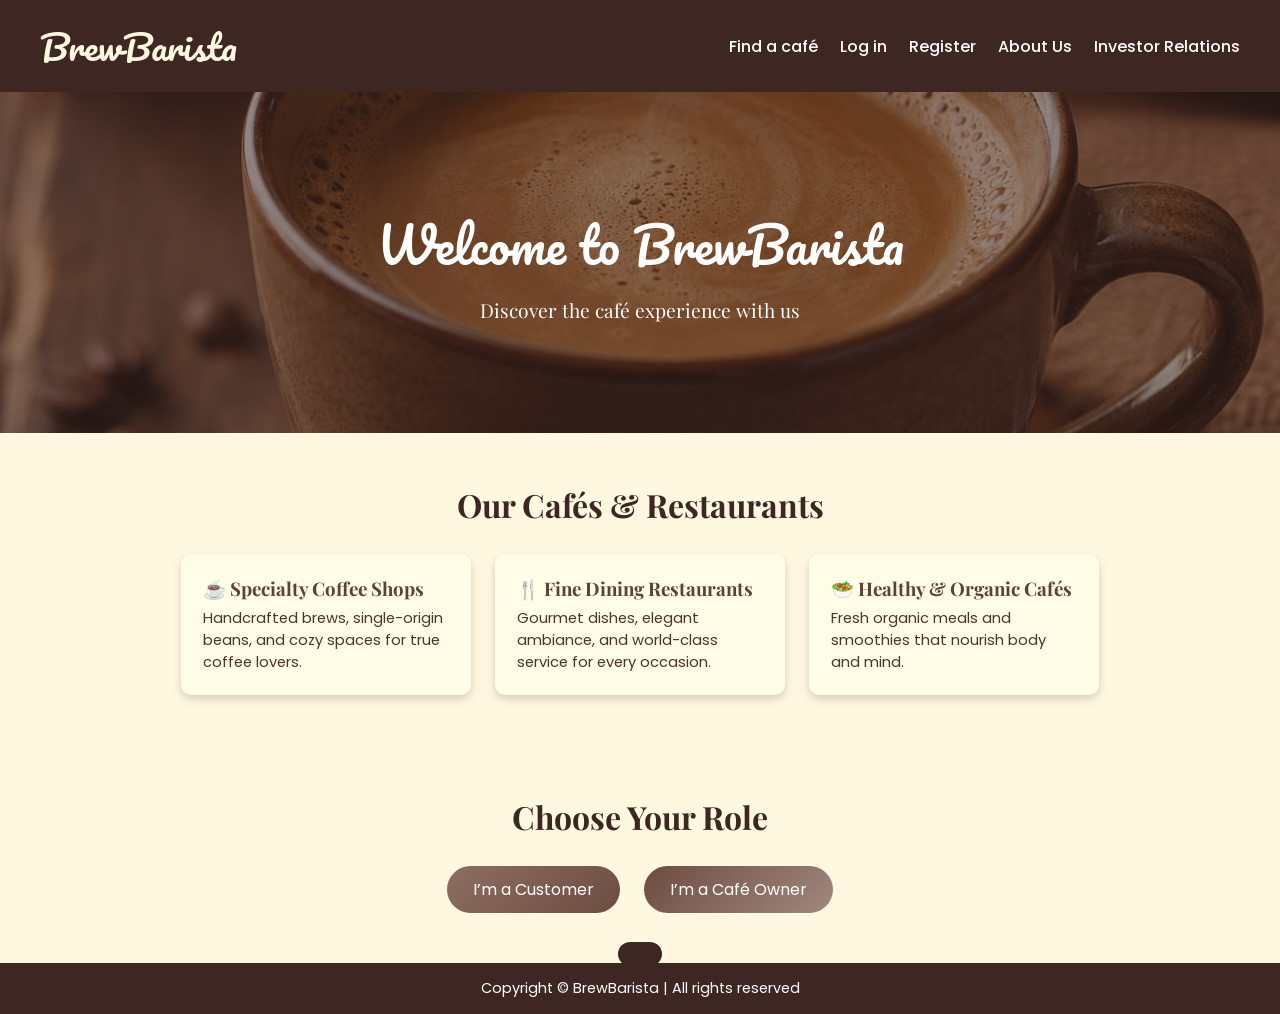
<file: index.html>
<!DOCTYPE html>
<html lang="en">
<head>
  <meta charset="UTF-8">
  <meta name="viewport" content="width=device-width, initial-scale=1.0">
  <title>BrewBarista</title>
  <link rel="icon" href="logo.jpeg">
  <link href="https://fonts.googleapis.com/css2?family=Pacifico&family=Playfair+Display:wght@600&family=Poppins:wght@400;500;600&display=swap" rel="stylesheet">
  <link rel="stylesheet" href="style.css">
</head>
<body>
  <header>
    <a class="logo-text" href="#/">BrewBarista</a>
    <nav class="nav-links" id="nav" aria-label="Main"></nav>
  </header>
  <main id="app"></main>
  <footer><p>Copyright &copy; BrewBarista | All rights reserved</p></footer>
  <div id="toast" role="status" aria-live="polite"></div>
  <script src="app.js"></script>
</body>
</html>
</file>
<file: style.css>
*{margin:0;padding:0;box-sizing:border-box;font-family:'Poppins',sans-serif}
:root{--dk:#3e2723;--md:#6d4c41;--lt:#a1887f;--mid:#8d6e63;--cream:#fff8e1;--card:#fffde7;--line:#d7ccc8;--hov:#ffcc80}
body{background:var(--cream);color:var(--dk);min-height:100vh;display:flex;flex-direction:column}
main{flex:1}
header{display:flex;justify-content:space-between;align-items:center;flex-wrap:wrap;gap:10px;background:var(--dk);padding:15px 40px}
.logo-text{font-family:'Pacifico',cursive;font-size:2.2em;color:var(--cream);text-decoration:none}
.nav-links{display:flex;gap:22px;align-items:center;flex-wrap:wrap}
.nav-links a{color:#fff;text-decoration:none;font-weight:500;transition:color .3s}
.nav-links a:hover,.nav-links a.on{color:var(--hov)}
footer{background:var(--dk);color:#fff;text-align:center;padding:15px;font-size:.9em}
h1,h2,h3{font-family:'Playfair Display',serif}
.hero{background:linear-gradient(rgba(62,39,35,.55),rgba(62,39,35,.55)),url('bg.jpeg') center/cover;color:#fff;text-align:center;padding:110px 20px}
.hero h1{font-family:'Pacifico',cursive;font-size:3em;margin-bottom:10px;font-weight:400}
.hero p{font-family:'Playfair Display',serif;font-size:1.2em}
.sec{padding:50px 40px;text-align:center}
.sec>h2{margin-bottom:28px;font-size:2em}
.wrap{display:flex;justify-content:center;gap:24px;flex-wrap:wrap}
.card{background:var(--card);border-radius:10px;box-shadow:0 4px 8px rgba(62,39,35,.2);width:290px;padding:22px;text-align:left;display:flex;flex-direction:column;gap:6px;align-items:flex-start}
.card h3{color:#5d4037}
.card p,.muted{font-size:.92em;line-height:1.5;color:#4e342e}
.muted{opacity:.8}
.btn,button{display:inline-block;padding:11px 26px;border:none;border-radius:30px;background:linear-gradient(135deg,var(--md),var(--lt));color:#fff;font-size:1em;cursor:pointer;text-decoration:none;transition:transform .2s,box-shadow .2s}
.btn:hover,button:hover{transform:translateY(-2px);box-shadow:0 6px 12px rgba(62,39,35,.3)}
.btn.alt{background:linear-gradient(135deg,var(--mid),var(--md))}
button.sm,.btn.sm{padding:6px 14px;font-size:.85em}
button.ghost{background:transparent;color:var(--md);border:1.5px solid var(--md)}
button:disabled{opacity:.5;cursor:not-allowed}
.panel{background:#fff;border-radius:12px;box-shadow:0 4px 12px rgba(62,39,35,.2);padding:30px;width:min(440px,92vw);margin:40px auto;text-align:left}
.panel.wide{width:min(940px,94vw)}
.panel>h2{text-align:center;margin-bottom:18px}
label,.lbl{display:block;margin:12px 0 5px;font-weight:600;font-size:.92em}
input,select,textarea{width:100%;padding:10px;border:1px solid var(--line);border-radius:6px;font-size:1em;background:#fff;color:var(--dk)}
input:focus,select:focus,textarea:focus{border-color:var(--mid);outline:none;box-shadow:0 0 5px rgba(141,110,99,.5)}
button:focus-visible,a:focus-visible{outline:2px solid var(--mid);outline-offset:2px}
.row{display:grid;grid-template-columns:1fr 1fr;gap:12px}
.row3{display:grid;grid-template-columns:1fr 1fr auto;gap:12px;align-items:center}
form>button[type=submit]{width:100%;margin-top:18px}
.row3>button,.row>button{margin:0!important;width:auto!important}
.note{margin-top:14px;font-size:.88em;text-align:center}
.note a{color:var(--md)}
.tabs{display:flex;gap:6px;margin-bottom:18px;border-bottom:1px solid var(--line);flex-wrap:wrap}
.tabs a{padding:8px 14px;color:var(--md);text-decoration:none;border-bottom:3px solid transparent;font-weight:500}
.tabs a.on{border-color:var(--dk);color:var(--dk)}
.tag{display:inline-block;font-size:.75em;padding:2px 10px;border-radius:20px;background:var(--line);border:1px solid transparent;text-transform:capitalize}
.tag.pending,.tag.Free{background:var(--card);border-color:var(--lt)}
.tag.accepted,.tag.Reserved{background:var(--mid);color:#fff}
.tag.seated,.tag.Occupied{background:var(--md);color:#fff}
.tag.completed{background:var(--dk);color:#fff}
.tag.rejected,.tag.cancelled{background:transparent;border-color:var(--lt);color:var(--md)}
.st{color:var(--md);letter-spacing:1px}.st i{font-style:normal;color:var(--line)}
.pick{display:flex}
.star{background:none;padding:0 3px;font-size:1.7em;color:var(--line);box-shadow:none!important;transform:none!important;border-radius:4px}
.star.on{color:var(--md)}
.item{display:flex;justify-content:space-between;align-items:center;gap:10px;padding:12px 0;border-bottom:1px solid var(--line);flex-wrap:wrap}
.item.col{flex-direction:column;align-items:stretch}
.right{display:flex;gap:8px;align-items:center;flex-wrap:wrap}
.right select{width:auto}
.menu{list-style:none;width:100%}
.menu li{display:flex;justify-content:space-between;font-size:.92em;padding:5px 0;border-bottom:1px dashed var(--line)}
h3.sub{margin:26px 0 8px}
.bar{display:flex;gap:12px;max-width:640px;margin:0 auto 26px;flex-wrap:wrap}
.bar input{flex:2;min-width:200px}.bar select{flex:1}
.bill{background:var(--card);border-radius:8px;padding:10px 16px;margin-top:8px}
.bill .tot{font-weight:600;font-size:1.05em}
#toast{position:fixed;bottom:24px;left:50%;transform:translate(-50%,90px);background:var(--dk);color:#fff;padding:12px 22px;border-radius:30px;transition:transform .3s;z-index:9;max-width:92vw;text-align:center}
#toast.show{transform:translate(-50%,0)}
@media(max-width:600px){header,.sec{padding-left:18px;padding-right:18px}.hero h1{font-size:2.2em}.row,.row3{grid-template-columns:1fr}}
@media(prefers-reduced-motion:reduce){*{transition:none!important}}
</file>
